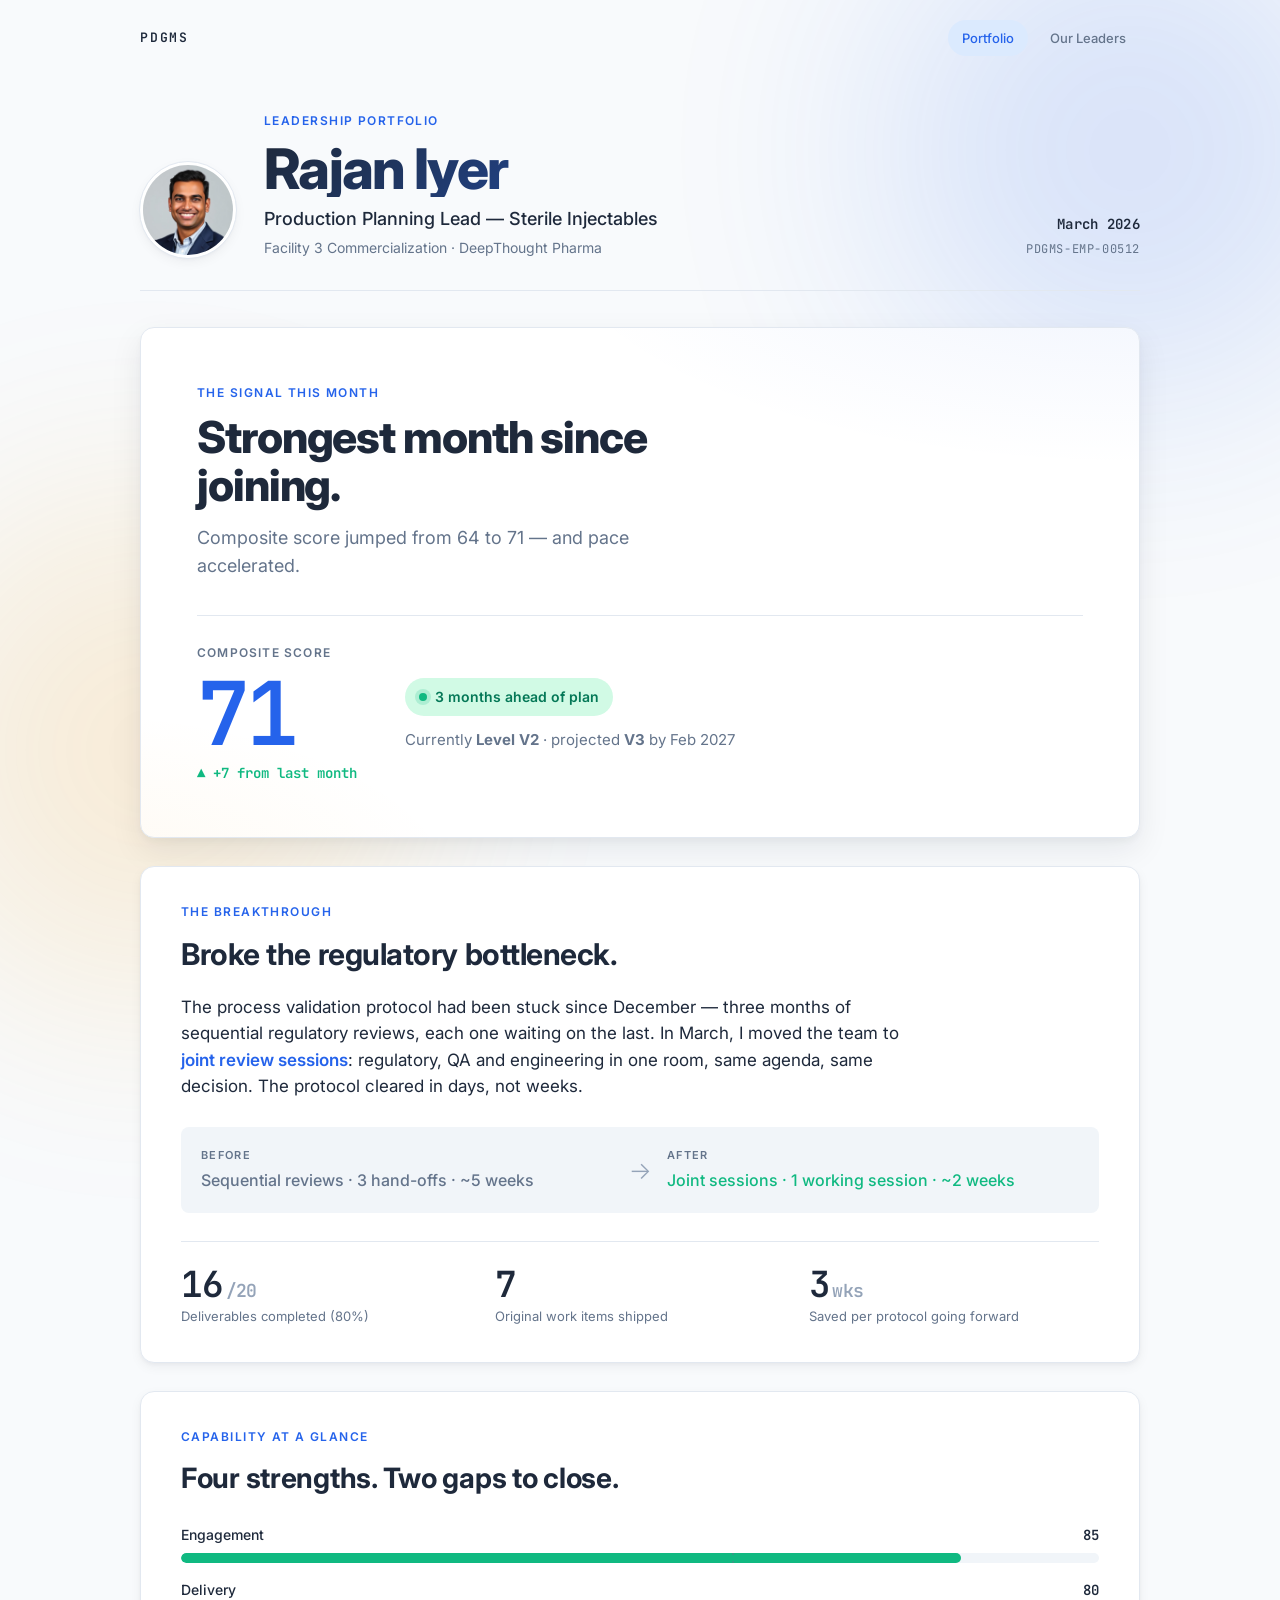
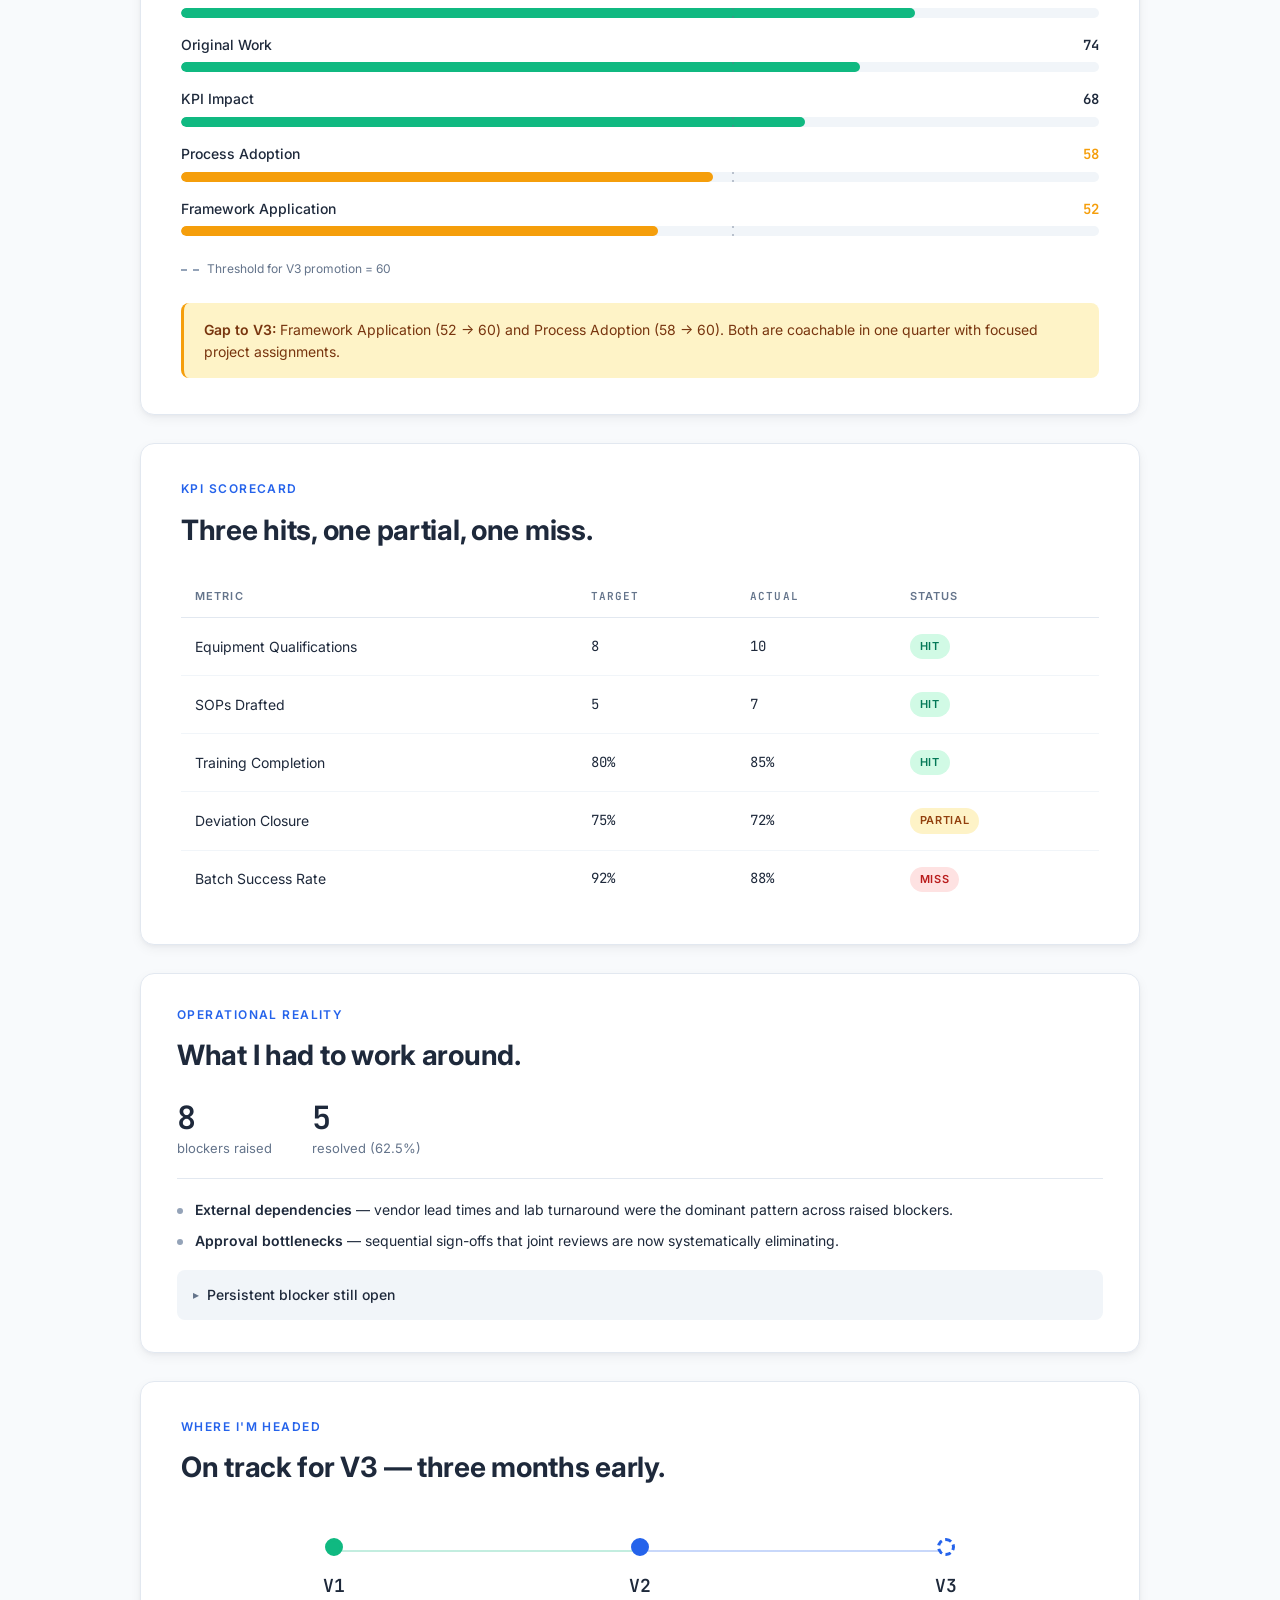
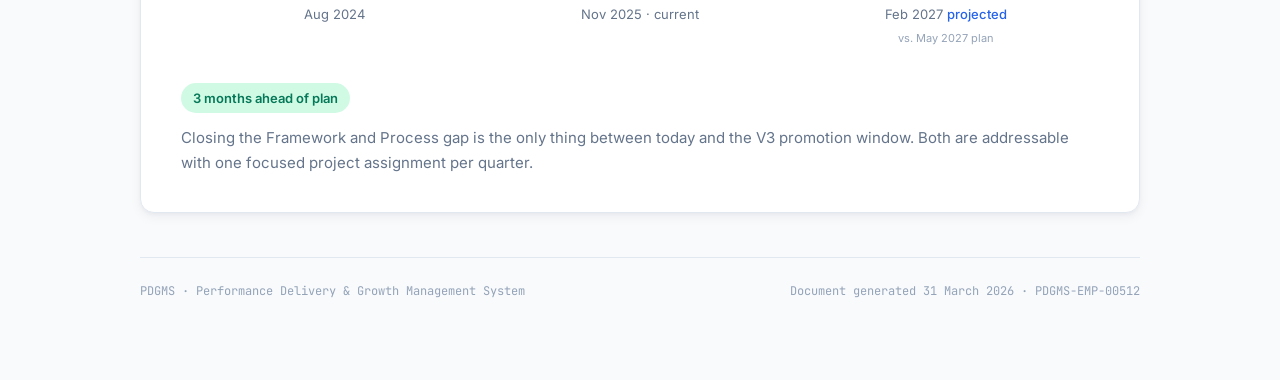
<file: index.html>
<!DOCTYPE html>
<html lang="en">
<head>
  <meta charset="UTF-8" />
  <meta name="viewport" content="width=device-width, initial-scale=1.0" />
  <title>Rajan Iyer — Leadership Portfolio · March 2026</title>
  <link rel="preconnect" href="https://fonts.googleapis.com">
  <link rel="preconnect" href="https://fonts.gstatic.com" crossorigin>
  <link href="https://fonts.googleapis.com/css2?family=Inter:wght@400;500;600;700;800&family=JetBrains+Mono:wght@500;600&display=swap" rel="stylesheet">
  <link rel="stylesheet" href="./styles.css" />
</head>
<body>
  <nav class="topnav">
    <a href="./index.html" class="topnav__brand">PDGMS</a>
    <div class="topnav__links">
      <a href="./index.html" class="topnav__link is-active">Portfolio</a>
      <a href="./leaders.html" class="topnav__link">Our Leaders</a>
    </div>
  </nav>

  <main class="portfolio">

    <!-- 1. IDENTITY HEADER -->
    <header class="identity">
      <img class="identity__portrait" src="./rajan-iyer.jpg" alt="Portrait of Rajan Iyer" width="120" height="120" />
      <div class="identity__main">
        <p class="identity__eyebrow">Leadership Portfolio</p>
        <h1 class="identity__name">Rajan Iyer</h1>
        <p class="identity__role">Production Planning Lead — Sterile Injectables</p>
        <p class="identity__program">Facility 3 Commercialization · DeepThought Pharma</p>
      </div>
      <aside class="identity__meta">
        <p class="identity__month">March 2026</p>
        <p class="identity__uid">PDGMS-EMP-00512</p>
      </aside>
    </header>

    <!-- 2. THE SIGNAL (hero) -->
    <section class="signal" aria-labelledby="signal-heading">
      <p class="signal__eyebrow">The signal this month</p>
      <h2 id="signal-heading" class="signal__statement">
        Strongest month since joining.
      </h2>
      <p class="signal__sub">Composite score jumped from 64 to 71 — and pace accelerated.</p>

      <div class="signal__grid">
        <div class="signal__score">
          <span class="signal__score-label">Composite Score</span>
          <span class="signal__score-value" data-counter data-target="71">0</span>
          <span class="signal__delta">▲ +7 from last month</span>
        </div>
        <div class="signal__pace">
          <span class="pace-badge">3 months ahead of plan</span>
          <p class="signal__pace-detail">Currently <strong>Level V2</strong> · projected <strong>V3</strong> by Feb 2027</p>
        </div>
      </div>
    </section>

    <!-- 3. THE BREAKTHROUGH STORY -->
    <section class="breakthrough" aria-labelledby="breakthrough-heading">
      <p class="section__eyebrow">The breakthrough</p>
      <h2 id="breakthrough-heading" class="breakthrough__title">Broke the regulatory bottleneck.</h2>
      <p class="breakthrough__lede">
        The process validation protocol had been stuck since December — three months of sequential
        regulatory reviews, each one waiting on the last. In March, I moved the team to
        <strong>joint review sessions</strong>: regulatory, QA and engineering in one room,
        same agenda, same decision. The protocol cleared in days, not weeks.
      </p>

      <div class="breakthrough__how">
        <div class="how-step how-step--before">
          <span class="how-step__label">Before</span>
          <p>Sequential reviews · 3 hand-offs · ~5 weeks</p>
        </div>
        <span class="how-step__arrow" aria-hidden="true">→</span>
        <div class="how-step how-step--after">
          <span class="how-step__label">After</span>
          <p>Joint sessions · 1 working session · ~2 weeks</p>
        </div>
      </div>

      <ul class="breakthrough__proof">
        <li>
          <span class="proof__num">16<span class="proof__den">/20</span></span>
          <span class="proof__label">Deliverables completed (80%)</span>
        </li>
        <li>
          <span class="proof__num">7</span>
          <span class="proof__label">Original work items shipped</span>
        </li>
        <li>
          <span class="proof__num">3<span class="proof__den">wks</span></span>
          <span class="proof__label">Saved per protocol going forward</span>
        </li>
      </ul>
    </section>

    <!-- 4. CAPABILITY AT A GLANCE -->
    <section class="capability" aria-labelledby="capability-heading">
      <p class="section__eyebrow">Capability at a glance</p>
      <h2 id="capability-heading" class="section__title">Four strengths. Two gaps to close.</h2>

      <div class="bars">
        <div class="bar" data-above="true">
          <div class="bar__head"><span class="bar__name">Engagement</span><span class="bar__score">85</span></div>
          <div class="bar__track"><div class="bar__fill" style="--target:85%"></div><div class="bar__threshold" aria-hidden="true"></div></div>
        </div>
        <div class="bar" data-above="true">
          <div class="bar__head"><span class="bar__name">Delivery</span><span class="bar__score">80</span></div>
          <div class="bar__track"><div class="bar__fill" style="--target:80%"></div><div class="bar__threshold" aria-hidden="true"></div></div>
        </div>
        <div class="bar" data-above="true">
          <div class="bar__head"><span class="bar__name">Original Work</span><span class="bar__score">74</span></div>
          <div class="bar__track"><div class="bar__fill" style="--target:74%"></div><div class="bar__threshold" aria-hidden="true"></div></div>
        </div>
        <div class="bar" data-above="true">
          <div class="bar__head"><span class="bar__name">KPI Impact</span><span class="bar__score">68</span></div>
          <div class="bar__track"><div class="bar__fill" style="--target:68%"></div><div class="bar__threshold" aria-hidden="true"></div></div>
        </div>
        <div class="bar" data-above="false">
          <div class="bar__head"><span class="bar__name">Process Adoption</span><span class="bar__score">58</span></div>
          <div class="bar__track"><div class="bar__fill" style="--target:58%"></div><div class="bar__threshold" aria-hidden="true"></div></div>
        </div>
        <div class="bar" data-above="false">
          <div class="bar__head"><span class="bar__name">Framework Application</span><span class="bar__score">52</span></div>
          <div class="bar__track"><div class="bar__fill" style="--target:52%"></div><div class="bar__threshold" aria-hidden="true"></div></div>
        </div>
        <p class="bars__legend"><span class="legend-dash"></span> Threshold for V3 promotion = 60</p>
      </div>

      <aside class="callout">
        <strong>Gap to V3:</strong> Framework Application (52 → 60) and Process Adoption (58 → 60).
        Both are coachable in one quarter with focused project assignments.
      </aside>
    </section>

    <!-- 5. KPI SCORECARD -->
    <section class="kpi" aria-labelledby="kpi-heading">
      <p class="section__eyebrow">KPI Scorecard</p>
      <h2 id="kpi-heading" class="section__title">Three hits, one partial, one miss.</h2>

      <table class="kpi-table">
        <thead>
          <tr><th scope="col">Metric</th><th scope="col">Target</th><th scope="col">Actual</th><th scope="col">Status</th></tr>
        </thead>
        <tbody>
          <tr><td>Equipment Qualifications</td><td>8</td><td>10</td><td><span class="badge badge--hit">Hit</span></td></tr>
          <tr><td>SOPs Drafted</td><td>5</td><td>7</td><td><span class="badge badge--hit">Hit</span></td></tr>
          <tr><td>Training Completion</td><td>80%</td><td>85%</td><td><span class="badge badge--hit">Hit</span></td></tr>
          <tr><td>Deviation Closure</td><td>75%</td><td>72%</td><td><span class="badge badge--partial">Partial</span></td></tr>
          <tr><td>Batch Success Rate</td><td>92%</td><td>88%</td><td><span class="badge badge--miss">Miss</span></td></tr>
        </tbody>
      </table>
    </section>

    <!-- 6. OPERATIONAL REALITY -->
    <section class="reality" aria-labelledby="reality-heading">
      <p class="section__eyebrow">Operational reality</p>
      <h2 id="reality-heading" class="section__title">What I had to work around.</h2>

      <div class="reality__row">
        <div class="reality__stat">
          <span class="reality__num">8</span>
          <span class="reality__label">blockers raised</span>
        </div>
        <div class="reality__stat">
          <span class="reality__num">5</span>
          <span class="reality__label">resolved (62.5%)</span>
        </div>
      </div>

      <ul class="reality__list">
        <li><strong>External dependencies</strong> — vendor lead times and lab turnaround were the dominant pattern across raised blockers.</li>
        <li><strong>Approval bottlenecks</strong> — sequential sign-offs that joint reviews are now systematically eliminating.</li>
      </ul>

      <details class="reality__details">
        <summary>Persistent blocker still open</summary>
        <p>
          Second-shift supervisor vacancy, open since February. The line has been
          single-shift for two months, capping facility throughput at ~60% of
          design capacity. Recruitment is owned by HR; I've escalated twice.
        </p>
      </details>
    </section>

    <!-- 7. WHERE I'M HEADED -->
    <section class="trajectory" aria-labelledby="trajectory-heading">
      <p class="section__eyebrow">Where I'm headed</p>
      <h2 id="trajectory-heading" class="section__title">On track for V3 — three months early.</h2>

      <ol class="timeline">
        <li class="timeline__node timeline__node--done">
          <span class="timeline__dot"></span>
          <span class="timeline__level">V1</span>
          <span class="timeline__date">Aug 2024</span>
        </li>
        <li class="timeline__node timeline__node--current">
          <span class="timeline__dot"></span>
          <span class="timeline__level">V2</span>
          <span class="timeline__date">Nov 2025 · current</span>
        </li>
        <li class="timeline__node timeline__node--projected">
          <span class="timeline__dot"></span>
          <span class="timeline__level">V3</span>
          <span class="timeline__date">Feb 2027 <em>projected</em></span>
          <span class="timeline__plan">vs. May 2027 plan</span>
        </li>
      </ol>

      <p class="trajectory__summary">
        <span class="ahead-pill">3 months ahead of plan</span>
        Closing the Framework and Process gap is the only thing between today and the
        V3 promotion window. Both are addressable with one focused project assignment per quarter.
      </p>
    </section>

    <footer class="foot">
      <p>PDGMS · Performance Delivery &amp; Growth Management System</p>
      <p>Document generated 31 March 2026 · PDGMS-EMP-00512</p>
    </footer>
  </main>

  <script src="./script.js"></script>
</body>
</html>
</file>
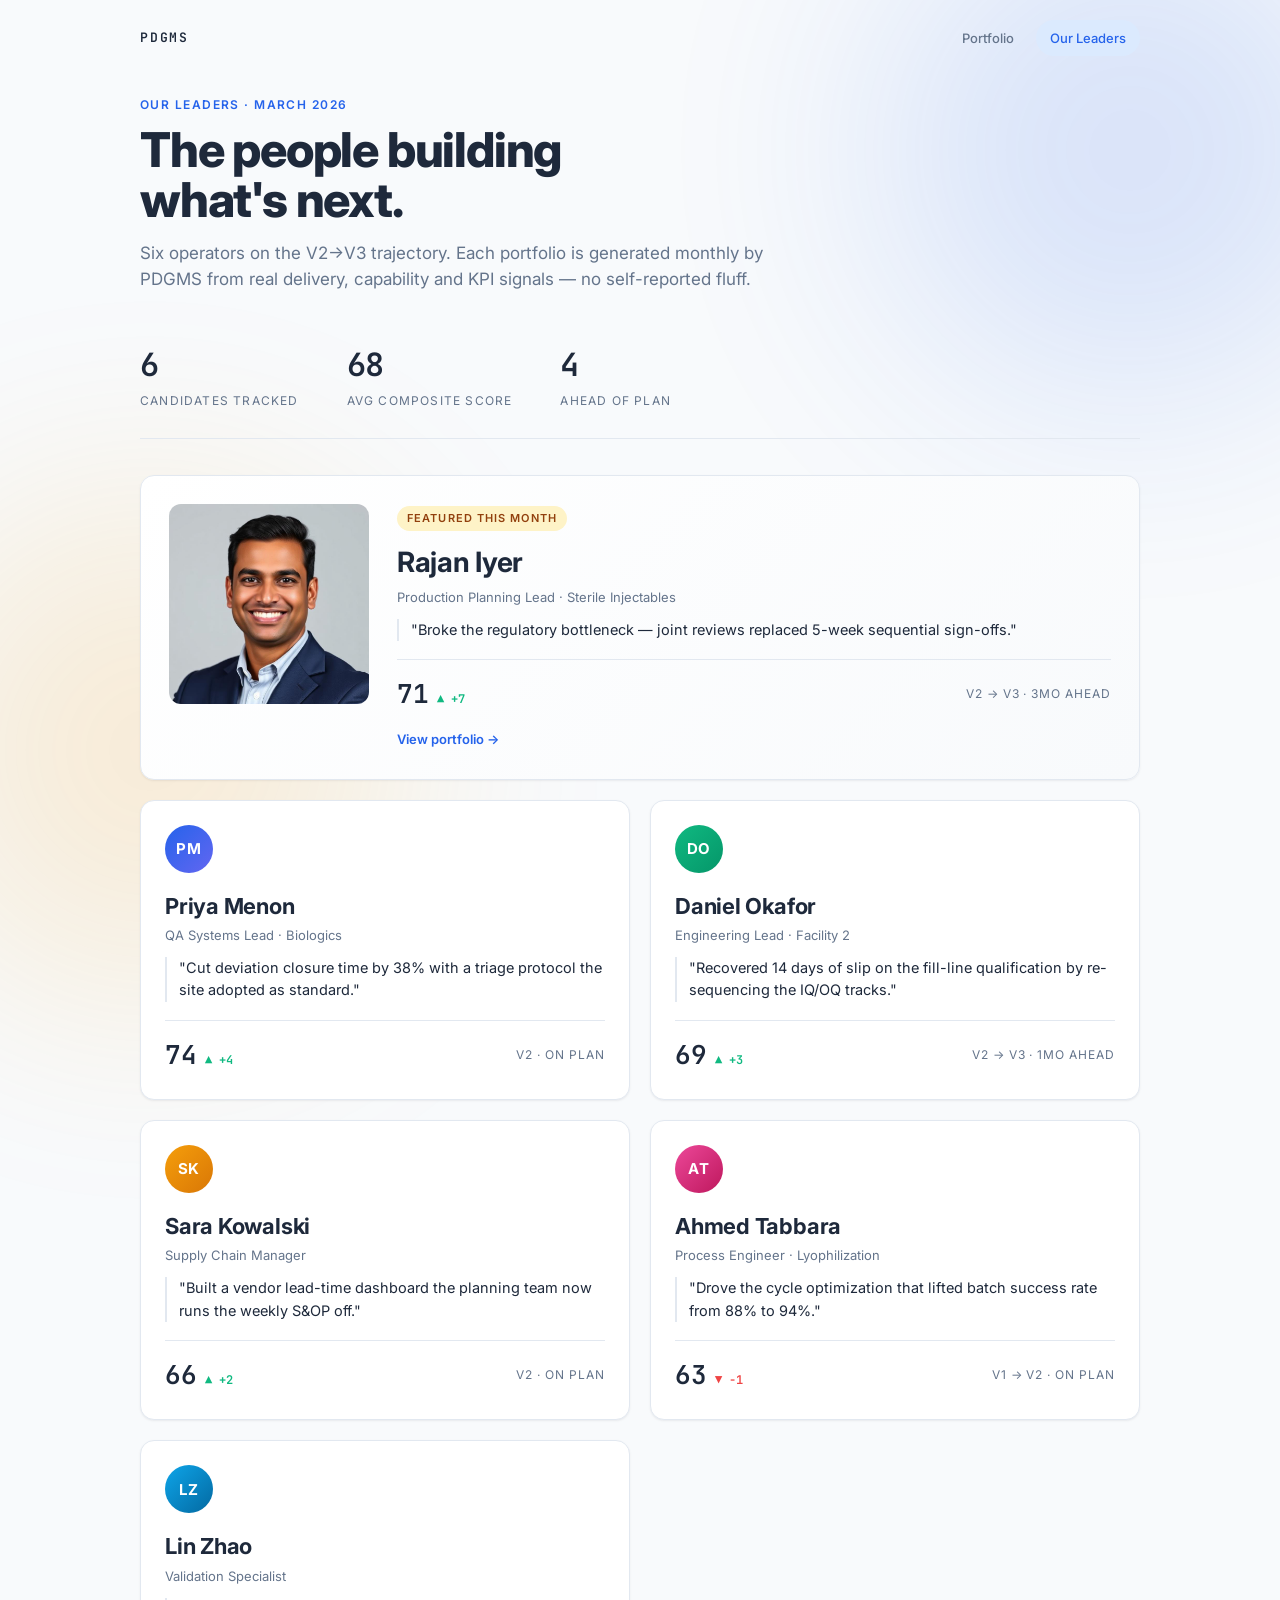
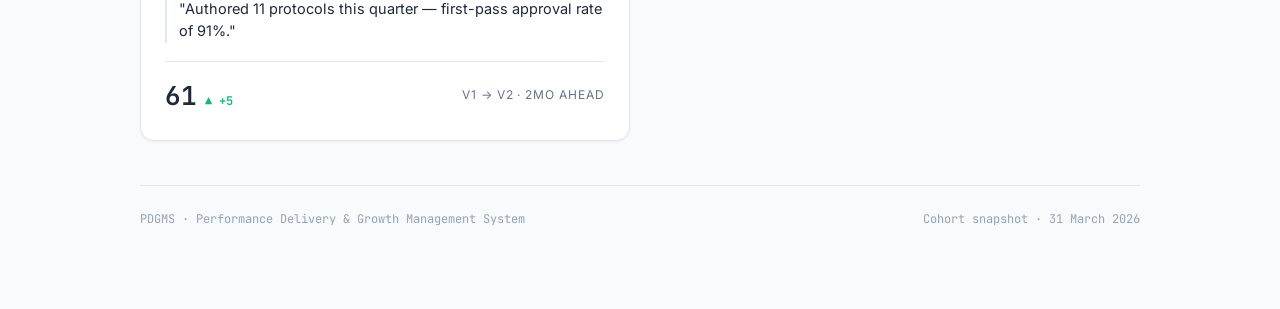
<file: leaders.html>
<!DOCTYPE html>
<html lang="en">
<head>
  <meta charset="UTF-8" />
  <meta name="viewport" content="width=device-width, initial-scale=1.0" />
  <title>Our Leaders — PDGMS</title>
  <link rel="preconnect" href="https://fonts.googleapis.com">
  <link rel="preconnect" href="https://fonts.gstatic.com" crossorigin>
  <link href="https://fonts.googleapis.com/css2?family=Inter:wght@400;500;600;700;800&family=JetBrains+Mono:wght@500;600&display=swap" rel="stylesheet">
  <link rel="stylesheet" href="./styles.css" />
</head>
<body>
  <nav class="topnav">
    <a href="./index.html" class="topnav__brand">PDGMS</a>
    <div class="topnav__links">
      <a href="./index.html" class="topnav__link">Portfolio</a>
      <a href="./leaders.html" class="topnav__link is-active">Our Leaders</a>
    </div>
  </nav>

  <main class="portfolio leaders-page">
    <header class="leaders-hero">
      <p class="section__eyebrow">Our Leaders · March 2026</p>
      <h1 class="leaders-hero__title">The people building what's next.</h1>
      <p class="leaders-hero__sub">
        Six operators on the V2→V3 trajectory. Each portfolio is generated monthly by PDGMS from real
        delivery, capability and KPI signals — no self-reported fluff.
      </p>
      <div class="leaders-hero__stats">
        <div><span class="leaders-hero__num">6</span><span class="leaders-hero__lbl">candidates tracked</span></div>
        <div><span class="leaders-hero__num">68</span><span class="leaders-hero__lbl">avg composite score</span></div>
        <div><span class="leaders-hero__num">4</span><span class="leaders-hero__lbl">ahead of plan</span></div>
      </div>
    </header>

    <section class="leaders-grid" aria-label="Leadership candidates">
      <a class="leader-card leader-card--featured" href="./index.html">
        <div class="leader-card__photo">
          <img src="./rajan-iyer.jpg" alt="Rajan Iyer" />
        </div>
        <div class="leader-card__body">
          <span class="leader-card__pill leader-card__pill--featured">Featured this month</span>
          <h2 class="leader-card__name">Rajan Iyer</h2>
          <p class="leader-card__role">Production Planning Lead · Sterile Injectables</p>
          <p class="leader-card__quote">"Broke the regulatory bottleneck — joint reviews replaced 5-week sequential sign-offs."</p>
          <div class="leader-card__stats">
            <div><span class="leader-card__score">71</span><span class="leader-card__delta up">▲ +7</span></div>
            <div class="leader-card__level">V2 → V3 · 3mo ahead</div>
          </div>
          <span class="leader-card__cta">View portfolio →</span>
        </div>
      </a>

      <article class="leader-card">
        <div class="leader-card__avatar" data-bg="1">PM</div>
        <h3 class="leader-card__name">Priya Menon</h3>
        <p class="leader-card__role">QA Systems Lead · Biologics</p>
        <p class="leader-card__quote">"Cut deviation closure time by 38% with a triage protocol the site adopted as standard."</p>
        <div class="leader-card__stats">
          <div><span class="leader-card__score">74</span><span class="leader-card__delta up">▲ +4</span></div>
          <div class="leader-card__level">V2 · on plan</div>
        </div>
      </article>

      <article class="leader-card">
        <div class="leader-card__avatar" data-bg="2">DO</div>
        <h3 class="leader-card__name">Daniel Okafor</h3>
        <p class="leader-card__role">Engineering Lead · Facility 2</p>
        <p class="leader-card__quote">"Recovered 14 days of slip on the fill-line qualification by re-sequencing the IQ/OQ tracks."</p>
        <div class="leader-card__stats">
          <div><span class="leader-card__score">69</span><span class="leader-card__delta up">▲ +3</span></div>
          <div class="leader-card__level">V2 → V3 · 1mo ahead</div>
        </div>
      </article>

      <article class="leader-card">
        <div class="leader-card__avatar" data-bg="3">SK</div>
        <h3 class="leader-card__name">Sara Kowalski</h3>
        <p class="leader-card__role">Supply Chain Manager</p>
        <p class="leader-card__quote">"Built a vendor lead-time dashboard the planning team now runs the weekly S&amp;OP off."</p>
        <div class="leader-card__stats">
          <div><span class="leader-card__score">66</span><span class="leader-card__delta up">▲ +2</span></div>
          <div class="leader-card__level">V2 · on plan</div>
        </div>
      </article>

      <article class="leader-card">
        <div class="leader-card__avatar" data-bg="4">AT</div>
        <h3 class="leader-card__name">Ahmed Tabbara</h3>
        <p class="leader-card__role">Process Engineer · Lyophilization</p>
        <p class="leader-card__quote">"Drove the cycle optimization that lifted batch success rate from 88% to 94%."</p>
        <div class="leader-card__stats">
          <div><span class="leader-card__score">63</span><span class="leader-card__delta down">▼ -1</span></div>
          <div class="leader-card__level">V1 → V2 · on plan</div>
        </div>
      </article>

      <article class="leader-card">
        <div class="leader-card__avatar" data-bg="5">LZ</div>
        <h3 class="leader-card__name">Lin Zhao</h3>
        <p class="leader-card__role">Validation Specialist</p>
        <p class="leader-card__quote">"Authored 11 protocols this quarter — first-pass approval rate of 91%."</p>
        <div class="leader-card__stats">
          <div><span class="leader-card__score">61</span><span class="leader-card__delta up">▲ +5</span></div>
          <div class="leader-card__level">V1 → V2 · 2mo ahead</div>
        </div>
      </article>
    </section>

    <footer class="foot">
      <p>PDGMS · Performance Delivery &amp; Growth Management System</p>
      <p>Cohort snapshot · 31 March 2026</p>
    </footer>
  </main>
</body>
</html>
</file>
<file: styles.css>
/* ============================================================
   PDGMS Leadership Portfolio — Rajan Iyer · March 2026
   Organized by section. Pure CSS. Desktop-first.
   ============================================================ */

/* ---------- Tokens ---------- */
:root {
  --primary: #2563EB;
  --primary-soft: #DBEAFE;
  --accent: #F59E0B;
  --accent-soft: #FEF3C7;
  --success: #10B981;
  --success-soft: #D1FAE5;
  --danger: #EF4444;
  --danger-soft: #FEE2E2;

  --ink: #1E293B;
  --ink-mid: #64748B;
  --ink-soft: #94A3B8;
  --line: #E2E8F0;
  --bg-soft: #F1F5F9;
  --bg: #FFFFFF;

  --radius: 14px;
  --radius-sm: 8px;
  --shadow-sm: 0 1px 2px rgba(15, 23, 42, 0.04), 0 1px 3px rgba(15, 23, 42, 0.04);
  --shadow-md: 0 4px 12px rgba(15, 23, 42, 0.05), 0 2px 4px rgba(15, 23, 42, 0.04);
  --shadow-lg: 0 12px 32px rgba(15, 23, 42, 0.08), 0 4px 8px rgba(15, 23, 42, 0.04);

  --mono: 'JetBrains Mono', ui-monospace, SFMono-Regular, monospace;
  --sans: 'Inter', -apple-system, BlinkMacSystemFont, 'Segoe UI', sans-serif;

  /* Animation Tokens */
  --transition-fast: 150ms cubic-bezier(0.4, 0, 0.2, 1);
  --transition-base: 300ms cubic-bezier(0.4, 0, 0.2, 1);
  --transition-slow: 600ms cubic-bezier(0.4, 0, 0.2, 1);
}

/* ---------- Keyframes ---------- */
@keyframes fadeInUp {
  from {
    opacity: 0;
    transform: translateY(20px);
  }
  to {
    opacity: 1;
    transform: translateY(0);
  }
}

@keyframes pulse {
  0% { box-shadow: 0 0 0 0 rgba(37, 99, 235, 0.4); }
  70% { box-shadow: 0 0 0 10px rgba(37, 99, 235, 0); }
  100% { box-shadow: 0 0 0 0 rgba(37, 99, 235, 0); }
}

@keyframes growLine {
  from { height: 0; }
  to { height: 100%; }
}

/* ---------- Reset ---------- */
*, *::before, *::after { box-sizing: border-box; }
html, body { margin: 0; padding: 0; }
body {
  font-family: var(--sans);
  color: var(--ink);
  background: #F8FAFC;
  font-size: 16px;
  line-height: 1.55;
  -webkit-font-smoothing: antialiased;
  -moz-osx-font-smoothing: grayscale;
  overflow-x: hidden;
  position: relative;
}

/* Fun background elements */
body::before,
body::after {
  content: "";
  position: fixed;
  width: 500px;
  height: 500px;
  border-radius: 50%;
  filter: blur(120px);
  z-index: -1;
  opacity: 0.15;
  pointer-events: none;
  animation: floatBlobs 20s infinite alternate ease-in-out;
}
body::before {
  background: var(--primary);
  top: -100px;
  right: -100px;
}
body::after {
  background: var(--accent);
  bottom: -100px;
  left: -100px;
  animation-delay: -10s;
}

@keyframes floatBlobs {
  from { transform: translate(0, 0) scale(1); }
  to { transform: translate(-100px, 100px) scale(1.2); }
}
h1, h2, h3, p, ul, ol { margin: 0; }
ul, ol { padding: 0; list-style: none; }

.portfolio {
  max-width: 1080px;
  margin: 0 auto;
  padding: 56px 40px 80px;
  display: grid;
  gap: 28px;
  position: relative;
}

/* Reveal states removed */

/* ---------- Shared section chrome ---------- */
.section__eyebrow,
.signal__eyebrow,
.identity__eyebrow {
  font-size: 12px;
  font-weight: 600;
  letter-spacing: 0.12em;
  text-transform: uppercase;
  color: var(--primary);
  margin-bottom: 10px;
}
.section__title {
  font-size: 28px;
  font-weight: 700;
  letter-spacing: -0.01em;
  margin-bottom: 24px;
  color: var(--ink);
}

/* ============================================================
   1. IDENTITY HEADER
   ============================================================ */
.topnav {
  max-width: 1080px;
  margin: 0 auto;
  padding: 20px 40px 0;
  display: flex;
  justify-content: space-between;
  align-items: center;
}
.topnav__brand {
  font-family: var(--mono);
  font-size: 13px;
  font-weight: 600;
  letter-spacing: 0.14em;
  color: var(--ink);
  text-decoration: none;
}
.topnav__links { display: flex; gap: 8px; }
.topnav__link {
  font-size: 13px;
  font-weight: 500;
  color: var(--ink-mid);
  text-decoration: none;
  padding: 8px 14px;
  border-radius: 999px;
  transition: background .15s, color .15s;
}
.topnav__link:hover { color: var(--ink); background: var(--bg-soft); }
.topnav__link.is-active { color: var(--primary); background: var(--primary-soft); }

.identity {
  display: grid;
  grid-template-columns: auto 1fr auto;
  align-items: end;
  gap: 28px;
  padding-bottom: 32px;
  border-bottom: 1px solid var(--line);
  margin-bottom: 8px;
}
.identity__portrait {
  width: 96px;
  height: 96px;
  border-radius: 50%;
  object-fit: cover;
  box-shadow: var(--shadow-md);
  border: 3px solid var(--bg);
  outline: 1px solid var(--line);
}
.identity__name {
  font-size: 56px;
  font-weight: 800;
  letter-spacing: -0.03em;
  line-height: 1;
  margin-top: 4px;
  background: linear-gradient(135deg, var(--ink) 0%, var(--primary) 50%, var(--ink) 100%);
  background-size: 200% auto;
  -webkit-background-clip: text;
  -webkit-text-fill-color: transparent;
  animation: shine 8s linear infinite;
}

@keyframes shine {
  to { background-position: 200% center; }
}
.identity__role {
  font-size: 18px;
  font-weight: 500;
  color: var(--ink);
  margin-top: 8px;
}
.identity__program {
  font-size: 14px;
  color: var(--ink-mid);
  margin-top: 4px;
}
.identity__meta {
  text-align: right;
  font-family: var(--mono);
  font-size: 12px;
  color: var(--ink-mid);
}
.identity__month {
  font-size: 14px;
  color: var(--ink);
  font-weight: 600;
  letter-spacing: 0.02em;
}
.identity__uid {
  margin-top: 4px;
  letter-spacing: 0.05em;
}

/* ============================================================
   2. THE SIGNAL (hero)
   ============================================================ */
.signal {
  position: relative;
  background: var(--bg);
  border-radius: var(--radius);
  padding: 56px 56px 52px;
  box-shadow: var(--shadow-lg);
  overflow: hidden;
  border: 1px solid var(--line);
  transition: transform var(--transition-base), box-shadow var(--transition-base);
  transform-style: preserve-3d;
}
.signal::before {
  content: "";
  position: absolute;
  inset: 0;
  background:
    radial-gradient(1000px 400px at 100% -20%, rgba(37, 99, 235, 0.08), transparent 60%),
    radial-gradient(700px 300px at -10% 110%, rgba(245, 158, 11, 0.06), transparent 60%);
  pointer-events: none;
}
.signal > * { position: relative; }
.signal__statement {
  font-size: 44px;
  font-weight: 800;
  letter-spacing: -0.025em;
  line-height: 1.1;
  margin-bottom: 14px;
  max-width: 18ch;
}
.signal__sub {
  font-size: 18px;
  color: var(--ink-mid);
  max-width: 48ch;
  margin-bottom: 36px;
}
.signal__grid {
  display: grid;
  grid-template-columns: auto 1fr;
  gap: 48px;
  align-items: center;
  padding-top: 28px;
  border-top: 1px solid var(--line);
}
.signal__score {
  display: flex;
  flex-direction: column;
  gap: 6px;
}
.signal__score-label {
  font-size: 12px;
  font-weight: 600;
  letter-spacing: 0.1em;
  text-transform: uppercase;
  color: var(--ink-mid);
}
.signal__score-value {
  font-family: var(--mono);
  font-size: 88px;
  font-weight: 600;
  line-height: 1;
  color: var(--primary);
  letter-spacing: -0.04em;
  font-variant-numeric: tabular-nums;
}
.signal__delta {
  font-family: var(--mono);
  font-size: 14px;
  color: var(--success);
  font-weight: 600;
}
.signal__pace {
  display: flex;
  flex-direction: column;
  gap: 12px;
  align-items: flex-start;
}
.pace-badge {
  display: inline-flex;
  align-items: center;
  gap: 8px;
  background: var(--success-soft);
  color: #047857;
  font-weight: 600;
  font-size: 14px;
  padding: 8px 14px;
  border-radius: 999px;
}
.pace-badge::before {
  content: "";
  width: 8px; height: 8px; border-radius: 50%;
  background: var(--success);
  box-shadow: 0 0 0 4px rgba(16, 185, 129, 0.18);
}
.signal__pace-detail {
  font-size: 15px;
  color: var(--ink-mid);
}

/* ============================================================
   Generic card sections (3–7)
   ============================================================ */
.breakthrough,
.capability,
.kpi,
.reality,
.trajectory {
  background: var(--bg);
  border-radius: var(--radius);
  padding: 36px 40px;
  box-shadow: var(--shadow-md);
  border: 1px solid var(--line);
  transition: box-shadow var(--transition-base), transform 0.1s ease-out, border-color var(--transition-base);
  transform-style: preserve-3d;
}
.breakthrough:hover,
.capability:hover,
.kpi:hover,
.reality:hover,
.trajectory:hover {
  box-shadow: var(--shadow-lg);
  transform: translateY(-4px);
  border-color: var(--primary-soft);
}

/* ============================================================
   3. THE BREAKTHROUGH STORY
   ============================================================ */
.breakthrough__title {
  font-size: 30px;
  font-weight: 700;
  letter-spacing: -0.015em;
  margin-bottom: 16px;
}
.breakthrough__lede {
  font-size: 17px;
  color: var(--ink);
  max-width: 68ch;
  margin-bottom: 28px;
}
.breakthrough__lede strong { color: var(--primary); font-weight: 600; }

.breakthrough__how {
  display: grid;
  grid-template-columns: 1fr auto 1fr;
  align-items: center;
  gap: 16px;
  padding: 20px;
  background: var(--bg-soft);
  border-radius: var(--radius-sm);
  margin-bottom: 28px;
}
.how-step__label {
  display: block;
  font-size: 11px;
  font-weight: 600;
  letter-spacing: 0.12em;
  text-transform: uppercase;
  color: var(--ink-mid);
  margin-bottom: 4px;
}
.how-step p { font-weight: 500; color: var(--ink); }
.how-step--before p { color: var(--ink-mid); }
.how-step--after p { color: var(--success); }
.how-step__arrow {
  font-size: 24px;
  color: var(--ink-soft);
  font-weight: 300;
}

.breakthrough__proof {
  display: grid;
  grid-template-columns: repeat(3, 1fr);
  gap: 24px;
  padding-top: 24px;
  border-top: 1px solid var(--line);
}
.breakthrough__proof li {
  display: flex;
  flex-direction: column;
  gap: 4px;
}
.proof__num {
  font-family: var(--mono);
  font-size: 36px;
  font-weight: 600;
  color: var(--ink);
  letter-spacing: -0.02em;
  line-height: 1;
}
.proof__den {
  font-size: 18px;
  color: var(--ink-soft);
  margin-left: 2px;
}
.proof__label {
  font-size: 13px;
  color: var(--ink-mid);
}

/* ============================================================
   4. CAPABILITY
   ============================================================ */
.bars { display: grid; gap: 16px; }
.bar__head {
  display: flex;
  justify-content: space-between;
  align-items: baseline;
  margin-bottom: 6px;
}
.bar__name { font-weight: 500; font-size: 14px; }
.bar__score {
  font-family: var(--mono);
  font-weight: 600;
  font-size: 14px;
  color: var(--ink);
}
.bar__track {
  position: relative;
  height: 10px;
  background: var(--bg-soft);
  border-radius: 999px;
  overflow: hidden;
}
.bar__fill {
  height: 100%;
  width: 0;
  border-radius: 999px;
  background: var(--success);
  transition: width 1200ms cubic-bezier(0.16, 1, 0.3, 1);
}
.bar[data-above="false"] .bar__fill { background: var(--accent); }
.bar[data-above="false"] .bar__score { color: var(--accent); }
.bar__threshold {
  position: absolute;
  left: 60%;
  top: -4px; bottom: -4px;
  width: 0;
  border-left: 2px dashed rgba(100, 116, 139, 0.4);
  pointer-events: none;
  transition: border-color var(--transition-base);
}

.bar__threshold {
  position: absolute;
  left: 60%;
  top: -4px; bottom: -4px;
  width: 0;
  border-left: 2px dashed rgba(100, 116, 139, 0.4);
  pointer-events: none;
}
.bars__legend {
  display: flex;
  align-items: center;
  gap: 8px;
  font-size: 12px;
  color: var(--ink-mid);
  margin-top: 8px;
}
.legend-dash {
  display: inline-block;
  width: 18px;
  border-top: 2px dashed var(--ink-soft);
}

.callout {
  margin-top: 24px;
  padding: 16px 20px;
  background: var(--accent-soft);
  border-left: 3px solid var(--accent);
  border-radius: var(--radius-sm);
  font-size: 14px;
  color: #78350F;
}
.callout strong { color: #78350F; font-weight: 600; }

/* ============================================================
   5. KPI SCORECARD
   ============================================================ */
.kpi-table {
  width: 100%;
  border-collapse: collapse;
  font-size: 14px;
}
.kpi-table thead th {
  text-align: left;
  font-size: 11px;
  font-weight: 600;
  letter-spacing: 0.1em;
  text-transform: uppercase;
  color: var(--ink-mid);
  padding: 12px 14px;
  border-bottom: 1px solid var(--line);
}
.kpi-table tbody td {
  padding: 16px 14px;
  border-bottom: 1px solid var(--bg-soft);
}
.kpi-table tbody tr:last-child td { border-bottom: none; }
.kpi-table tbody tr:hover { background: var(--bg-soft); }
.kpi-table td:nth-child(2),
.kpi-table td:nth-child(3),
.kpi-table th:nth-child(2),
.kpi-table th:nth-child(3) {
  font-family: var(--mono);
  font-variant-numeric: tabular-nums;
}
.badge {
  display: inline-block;
  font-size: 11px;
  font-weight: 600;
  letter-spacing: 0.06em;
  text-transform: uppercase;
  padding: 4px 10px;
  border-radius: 999px;
}
.badge--hit { background: var(--success-soft); color: #047857; }
.badge--partial { background: var(--accent-soft); color: #92400E; }
.badge--miss { background: var(--danger-soft); color: #B91C1C; }

/* ============================================================
   6. OPERATIONAL REALITY
   ============================================================ */
.reality { padding: 32px 36px; }
.reality__row {
  display: flex;
  gap: 40px;
  margin-bottom: 20px;
  padding-bottom: 20px;
  border-bottom: 1px solid var(--line);
}
.reality__num {
  display: block;
  font-family: var(--mono);
  font-size: 32px;
  font-weight: 600;
  color: var(--ink);
  line-height: 1;
}
.reality__label {
  font-size: 13px;
  color: var(--ink-mid);
  margin-top: 4px;
  display: block;
}
.reality__list { display: grid; gap: 10px; }
.reality__list li {
  font-size: 14px;
  color: var(--ink);
  padding-left: 18px;
  position: relative;
}
.reality__list li::before {
  content: "";
  position: absolute;
  left: 0; top: 9px;
  width: 6px; height: 6px;
  background: var(--ink-soft);
  border-radius: 50%;
}
.reality__list strong { color: var(--ink); font-weight: 600; }

.reality__details {
  margin-top: 18px;
  padding: 14px 16px;
  background: var(--bg-soft);
  border-radius: var(--radius-sm);
  font-size: 14px;
}
.reality__details summary {
  cursor: pointer;
  font-weight: 500;
  color: var(--ink);
  list-style: none;
  display: flex;
  align-items: center;
  gap: 8px;
}
.reality__details summary::-webkit-details-marker { display: none; }
.reality__details summary::before {
  content: "▸";
  color: var(--ink-mid);
  font-size: 12px;
  transition: transform 150ms ease;
}
.reality__details[open] summary::before { transform: rotate(90deg); }
.reality__details p {
  margin-top: 10px;
  color: var(--ink-mid);
  line-height: 1.6;
}

/* ============================================================
   7. TRAJECTORY
   ============================================================ */
.timeline {
  display: grid;
  grid-template-columns: 1fr 1fr 1fr;
  position: relative;
  margin: 12px 0 28px;
  padding: 24px 0 8px;
}
.timeline::before {
  content: "";
  position: absolute;
  left: 16.66%;
  right: 16.66%;
  top: 36px;
  height: 2px;
  background: linear-gradient(90deg, var(--success) 0%, var(--success) 50%, var(--primary) 50%, var(--primary) 100%);
  opacity: 0.25;
}
.timeline__node {
  display: flex;
  flex-direction: column;
  align-items: center;
  text-align: center;
  position: relative;
  gap: 4px;
}
.timeline__dot {
  width: 18px; height: 18px;
  border-radius: 50%;
  background: var(--bg);
  border: 3px solid var(--ink-soft);
  margin-bottom: 12px;
  position: relative;
  z-index: 1;
}
.timeline__node--done .timeline__dot { background: var(--success); border-color: var(--success); }
.timeline__node--current .timeline__dot {
  background: var(--primary);
  border-color: var(--primary);
  animation: pulse 2s infinite;
}
.timeline__node--projected .timeline__dot {
  background: var(--bg);
  border-color: var(--primary);
  border-style: dashed;
}
.timeline__level {
  font-family: var(--mono);
  font-size: 18px;
  font-weight: 600;
  color: var(--ink);
}
.timeline__date {
  font-size: 13px;
  color: var(--ink-mid);
}
.timeline__date em { font-style: normal; color: var(--primary); font-weight: 500; }
.timeline__plan {
  font-size: 11px;
  color: var(--ink-soft);
  margin-top: 2px;
}

.trajectory__summary {
  font-size: 15px;
  color: var(--ink-mid);
  display: flex;
  flex-wrap: wrap;
  align-items: center;
  gap: 12px;
  line-height: 1.7;
}
.ahead-pill {
  display: inline-flex;
  background: var(--success-soft);
  color: #047857;
  font-weight: 600;
  font-size: 13px;
  padding: 4px 12px;
  border-radius: 999px;
}

/* ============================================================
   FOOTER
   ============================================================ */
.foot {
  margin-top: 16px;
  padding-top: 24px;
  border-top: 1px solid var(--line);
  display: flex;
  justify-content: space-between;
  font-size: 12px;
  font-family: var(--mono);
  color: var(--ink-soft);
}

/* ============================================================
   RESPONSIVE (tablet)
   ============================================================ */
@media (max-width: 820px) {
  .portfolio { padding: 32px 22px 56px; gap: 22px; }
  .identity { grid-template-columns: 1fr; align-items: start; }
  .identity__meta { text-align: left; }
  .identity__name { font-size: 36px; }
  .signal { padding: 36px 28px; }
  .signal__statement { font-size: 32px; }
  .signal__grid { grid-template-columns: 1fr; gap: 28px; }
  .signal__score-value { font-size: 64px; }
  .breakthrough, .capability, .kpi, .reality, .trajectory { padding: 28px 22px; }
  .breakthrough__title { font-size: 24px; }
  .section__title { font-size: 22px; }
  .breakthrough__how { grid-template-columns: 1fr; text-align: left; }
  .how-step__arrow { transform: rotate(90deg); justify-self: start; }
  .breakthrough__proof { grid-template-columns: 1fr; gap: 16px; }
  .timeline { grid-template-columns: 1fr; gap: 24px; }
  .timeline::before { display: none; }
  .kpi-table { font-size: 13px; }
  .kpi-table thead th, .kpi-table tbody td { padding: 10px 8px; }
  .foot { flex-direction: column; gap: 6px; }
}

/* ============================================================
   PRINT
   ============================================================ */
@media print {
  body { background: #fff; filter: grayscale(100%); }
  .portfolio { padding: 24px; max-width: 100%; }
  .signal, .breakthrough, .capability, .kpi, .reality, .trajectory {
    box-shadow: none !important;
    border: 1px solid #ccc;
    page-break-inside: avoid;
  }
  .signal::before { display: none; }
  .pace-badge, .ahead-pill { background: #eee; color: #000; }
  .badge--hit, .badge--partial, .badge--miss { background: #eee; color: #000; }
  .bar__fill { background: #555 !important; }
}

/* ============================================================
   LEADERS PAGE
   ============================================================ */
.leaders-page { padding-top: 32px; }

.leaders-hero {
  padding: 8px 0 20px;
  border-bottom: 1px solid var(--line);
  margin-bottom: 8px;
}
.leaders-hero__title {
  font-size: 48px;
  font-weight: 800;
  letter-spacing: -0.025em;
  line-height: 1.05;
  margin: 6px 0 14px;
  max-width: 18ch;
}
.leaders-hero__sub {
  font-size: 17px;
  color: var(--ink-mid);
  max-width: 62ch;
  margin-bottom: 28px;
}
.leaders-hero__stats {
  display: flex;
  gap: 48px;
  padding: 20px 0 8px;
}
.leaders-hero__stats > div { display: flex; flex-direction: column; gap: 2px; }
.leaders-hero__num {
  font-family: var(--mono);
  font-size: 32px;
  font-weight: 600;
  color: var(--ink);
  letter-spacing: -0.01em;
}
.leaders-hero__lbl {
  font-size: 12px;
  color: var(--ink-mid);
  text-transform: uppercase;
  letter-spacing: 0.1em;
}

.leaders-grid {
  display: grid;
  grid-template-columns: repeat(2, 1fr);
  gap: 20px;
}

.leader-card {
  display: block;
  background: var(--bg);
  border: 1px solid var(--line);
  border-radius: var(--radius);
  padding: 24px;
  text-decoration: none;
  color: inherit;
  box-shadow: var(--shadow-sm);
  transition: transform .18s ease, box-shadow .18s ease, border-color .18s ease;
}
.leader-card:hover {
  transform: translateY(-2px);
  box-shadow: var(--shadow-lg);
  border-color: #CBD5E1;
}

.leader-card--featured {
  grid-column: 1 / -1;
  display: grid;
  grid-template-columns: 200px 1fr;
  gap: 28px;
  padding: 28px;
  background: linear-gradient(135deg, #FFFFFF 0%, #F8FAFC 100%);
}
.leader-card__photo img {
  width: 100%;
  aspect-ratio: 1 / 1;
  object-fit: cover;
  border-radius: 12px;
  display: block;
}
.leader-card__pill {
  display: inline-block;
  font-size: 11px;
  font-weight: 600;
  letter-spacing: 0.1em;
  text-transform: uppercase;
  padding: 4px 10px;
  border-radius: 999px;
  background: var(--accent-soft);
  color: #92400E;
  margin-bottom: 10px;
}

.leader-card__avatar {
  width: 48px;
  height: 48px;
  border-radius: 50%;
  display: flex;
  align-items: center;
  justify-content: center;
  font-weight: 700;
  font-size: 15px;
  color: #fff;
  letter-spacing: 0.04em;
  margin-bottom: 16px;
  background: var(--primary);
}
.leader-card__avatar[data-bg="1"] { background: linear-gradient(135deg, #2563EB, #6366F1); }
.leader-card__avatar[data-bg="2"] { background: linear-gradient(135deg, #10B981, #059669); }
.leader-card__avatar[data-bg="3"] { background: linear-gradient(135deg, #F59E0B, #D97706); }
.leader-card__avatar[data-bg="4"] { background: linear-gradient(135deg, #EC4899, #BE185D); }
.leader-card__avatar[data-bg="5"] { background: linear-gradient(135deg, #0EA5E9, #0369A1); }

.leader-card__name {
  font-size: 22px;
  font-weight: 700;
  letter-spacing: -0.01em;
  margin-bottom: 2px;
}
.leader-card--featured .leader-card__name { font-size: 28px; }
.leader-card__role {
  font-size: 13px;
  color: var(--ink-mid);
  margin-bottom: 12px;
}
.leader-card__quote {
  font-size: 14.5px;
  color: var(--ink);
  line-height: 1.55;
  margin-bottom: 18px;
  border-left: 2px solid var(--line);
  padding-left: 12px;
}
.leader-card__stats {
  display: flex;
  align-items: center;
  justify-content: space-between;
  gap: 16px;
  padding-top: 14px;
  border-top: 1px solid var(--line);
}
.leader-card__score {
  font-family: var(--mono);
  font-size: 26px;
  font-weight: 600;
  color: var(--ink);
  margin-right: 8px;
}
.leader-card__delta {
  font-family: var(--mono);
  font-size: 12px;
  font-weight: 600;
}
.leader-card__delta.up { color: var(--success); }
.leader-card__delta.down { color: var(--danger); }
.leader-card__level {
  font-size: 12px;
  color: var(--ink-mid);
  text-transform: uppercase;
  letter-spacing: 0.08em;
}
.leader-card__cta {
  display: inline-block;
  margin-top: 14px;
  font-size: 13px;
  font-weight: 600;
  color: var(--primary);
}

@media (max-width: 720px) {
  .leaders-grid { grid-template-columns: 1fr; }
  .leader-card--featured { grid-template-columns: 1fr; }
  .leaders-hero__stats { gap: 24px; flex-wrap: wrap; }
  .leaders-hero__title { font-size: 36px; }
  .identity { grid-template-columns: auto 1fr; }
  .identity__meta { grid-column: 1 / -1; text-align: left; }
}
</file>
